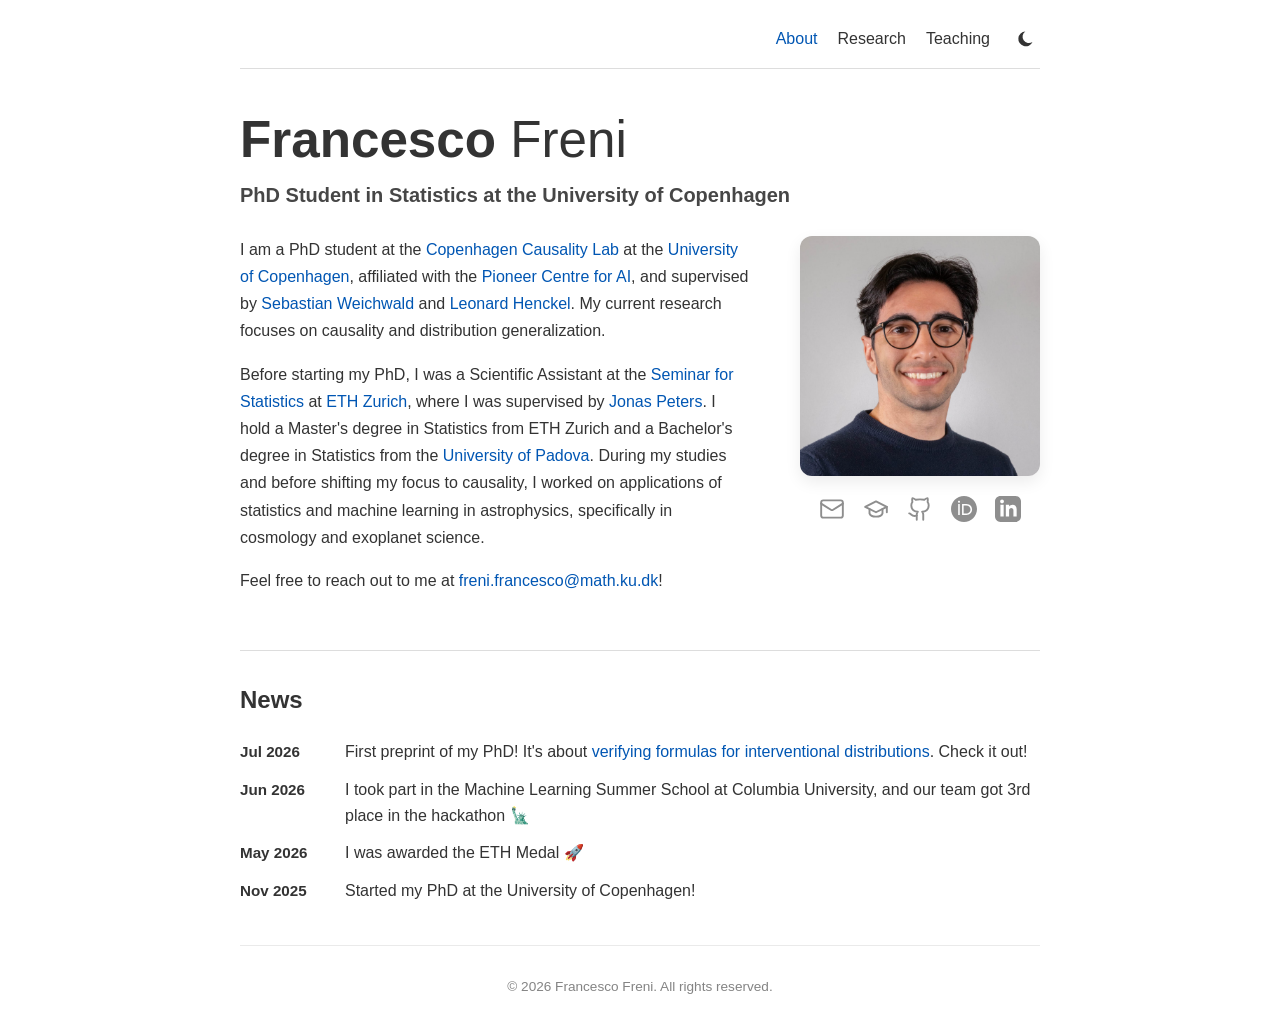
<file: index.html>
<!DOCTYPE html>
<html lang="en">
<head>
    <meta charset="UTF-8">
    <meta name="viewport" content="width=device-width, initial-scale=1.0">
    <title>Francesco Freni | About</title>
    <link rel="icon" href="data:image/svg+xml,<svg xmlns=%22http://www.w3.org/2000/svg%22 viewBox=%220 0 100 100%22><text y=%22.9em%22 font-size=%2290%22>🌋</text></svg>">
    <link rel="stylesheet" href="style.css">
    <script>
        const savedTheme = localStorage.getItem('theme') || (window.matchMedia('(prefers-color-scheme: dark)').matches ? 'dark' : 'light');
        if (savedTheme === 'dark') document.documentElement.setAttribute('data-theme', 'dark');
    </script>
</head>
<body>
    <header>
        <div class="hidden-title">
            <a href="index.html"><strong>Francesco</strong> Freni</a>
        </div>

        <button class="hamburger" aria-label="Menu">
            <span class="bar"></span>
            <span class="bar"></span>
            <span class="bar"></span>
        </button>

        <nav>
            <a href="index.html" class="active">About</a>
            <a href="research.html">Research</a>
            <a href="teaching.html">Teaching</a>
            <button id="theme-toggle" aria-label="Toggle Dark Mode"></button>
        </nav>
    </header>

    <main>
        <div class="hero-title">
            <h1><strong>Francesco</strong> Freni</h1>
            <p>PhD Student in Statistics at the University of Copenhagen</p>
        </div>

        <div class="profile-container">
            <div>
                <p>
                  I am a PhD student at the <a href="https://cocala.github.io/">Copenhagen Causality Lab</a> at the
                  <a href="https://www.ku.dk/en">University of Copenhagen</a>, affiliated with the
                    <a href="https://www.aicentre.dk/">Pioneer Centre for AI</a>,
                  and supervised by <a href="https://sweichwald.de/">Sebastian Weichwald</a> and
                  <a href="https://henckell.github.io">Leonard Henckel</a>.
                  My current research focuses on causality and distribution generalization.
                </p>
                <p>
                  Before starting my PhD, I was a Scientific Assistant at the <a href="https://math.ethz.ch/sfs">Seminar for Statistics</a>
                  at <a href="https://ethz.ch/en.html">ETH Zurich</a>, where I was supervised by
                    <a href="https://people.math.ethz.ch/~jopeters/">Jonas Peters</a>.
                  I hold a Master's degree in Statistics from ETH Zurich and a Bachelor's degree in Statistics from the
                  <a href="https://www.unipd.it/en/">University of Padova</a>.
                    During my studies and before shifting my focus to causality, I worked on applications
                    of statistics and machine learning in astrophysics, specifically in cosmology and exoplanet science.
                </p>
                <p>Feel free to reach out to me at <a href="mailto:freni.francesco@math.ku.dk">freni.francesco@math.ku.dk</a>!</p>
            </div>

            <div class="profile-pic-column">
                <img src="assets/prof_pic.jpg" alt="Francesco Freni" class="profile-pic">
                <div class="social-icons">
                    <a href="mailto:freni.francesco@math.ku.dk" aria-label="Email">
                        <svg class="icon" viewBox="0 0 24 24" fill="none" stroke="currentColor" stroke-width="1.75" stroke-linecap="round" stroke-linejoin="round"><rect width="20" height="16" x="2" y="4" rx="2"/><path d="m22 7-8.97 5.7a1.94 1.94 0 0 1-2.06 0L2 7"/></svg>
                    </a>
                    <a href="https://scholar.google.com/citations?user=vnBYubYAAAAJ" aria-label="Google Scholar">
                        <svg class="icon" viewBox="0 0 24 24" fill="none" stroke="currentColor" stroke-width="1.75" stroke-linecap="round" stroke-linejoin="round"><path d="M2 10L12 5L22 10L12 15L2 10Z"/><path d="M6 12V16C6 16 7 19 12 19C17 19 18 16 18 16V12"/><path d="M22 10V15"/></svg>
                    </a>
                    <a href="https://github.com/francescofreni" aria-label="GitHub">
                        <svg class="icon" viewBox="0 0 24 24" fill="none" stroke="currentColor" stroke-width="1.75" stroke-linecap="round" stroke-linejoin="round"><path d="M15 22v-4a4.8 4.8 0 0 0-1-3.5c3 0 6-2 6-5.5.08-1.25-.27-2.48-1-3.5.28-1.15.28-2.35 0-3.5 0 0-1 0-3 1.5-2.64-.5-5.36-.5-8 0C6 2 5 2 5 2c-.3 1.15-.3 2.35 0 3.5A5.403 5.403 0 0 0 4 9c0 3.5 3 5.5 6 5.5-.39.49-.68 1.05-.85 1.65-.17.6-.22 1.23-.15 1.85v4"/><path d="M9 18c-4.51 2-5-2-7-2"/></svg>
                    </a>
                    <a href="https://orcid.org/0009-0009-1938-6429" aria-label="ORCID">
                        <svg class="icon" viewBox="0 0 24 24" fill="currentColor" aria-hidden="true">
                            <path d="M12 0C5.372 0 0 5.372 0 12s5.372 12 12 12 12-5.372 12-12S18.628 0 12 0zM7.369 4.378c.525 0 .947.431.947.947s-.422.946-.947.946a.95.95 0 0 1-.947-.946c0-.522.422-.947.947-.947zm-.722 3.038h1.444v10.041H6.647V7.416zm3.562 0h3.9c3.712 0 5.344 2.653 5.344 5.025 0 2.578-2.016 5.025-5.325 5.025h-3.919V7.416zm1.444 1.303v7.444h2.297c3.272 0 4.022-2.484 4.022-3.722 0-2.016-1.284-3.722-4.097-3.722h-2.222z"/>
                        </svg>
                    </a>
                    <a href="https://www.linkedin.com/in/francesco-freni/" aria-label="LinkedIn">
                        <svg class="icon" viewBox="0 0 24 24" fill="currentColor" aria-hidden="true"><path d="M19 0h-14c-2.761 0-5 2.239-5 5v14c0 2.761 2.239 5 5 5h14c2.762 0 5-2.239 5-5v-14c0-2.761-2.238-5-5-5zm-11 19h-3v-11h3v11zm-1.5-12.268c-.966 0-1.75-.79-1.75-1.764s.784-1.764 1.75-1.764 1.75.79 1.75 1.764-.783 1.764-1.75 1.764zm13.5 12.268h-3v-5.604c0-3.368-4-3.113-4 0v5.604h-3v-11h3v1.765c1.396-2.586 7-2.777 7 2.476v6.759z"/></svg>
                    </a>
                </div>
            </div>
        </div>

        <hr class="separator">

        <section>
            <h2>News</h2>
            <ul class="news-list">
                <li class="news-item">
                    <div class="news-date">Jul 2026</div>
                    <div class="news-text">First preprint of my PhD! It's about <a href="https://arxiv.org/pdf/2607.13883">verifying formulas for interventional distributions</a>. Check it out!</div>
                </li>
                <li class="news-item">
                    <div class="news-date">Jun 2026</div>
                    <div class="news-text">I took part in the Machine Learning Summer School at Columbia University, and our team got 3rd place in the hackathon 🗽</div>
                </li>
                <li class="news-item">
                    <div class="news-date">May 2026</div>
                    <div class="news-text">I was awarded the ETH Medal 🚀</div>
                </li>
                <li class="news-item">
                    <div class="news-date">Nov 2025</div>
                    <div class="news-text">Started my PhD at the University of Copenhagen!</div>
                </li>
            </ul>
        </section>
    </main>

    <footer>
        <hr class="separator">
        <p>&copy; 2026 Francesco Freni. All rights reserved.</p>
    </footer>

    <script>
        // Dark Mode Logic
        const toggleBtn = document.getElementById('theme-toggle');
        const root = document.documentElement;

        const sunIcon = `<svg viewBox="0 0 24 24" fill="none" stroke="currentColor" stroke-width="2" stroke-linecap="round" stroke-linejoin="round"><circle cx="12" cy="12" r="4" /><path d="M12 2v2M12 20v2M4.93 4.93l1.41 1.41M17.66 17.66l1.41 1.41M2 12h2M20 12h2M4.93 19.07l1.41-1.41M17.66 6.34l1.41-1.41" /></svg>`;
        const moonIcon = `<svg viewBox="0 0 24 24" aria-hidden="true"><path fill="currentColor" fill-rule="evenodd" d="M21 15.6A8.9 8.9 0 1 1 12.4 3 a7.1 7.1 0 0 0 8.6 12.6z"/></svg>`;

        // Set initial icon
        toggleBtn.innerHTML = root.getAttribute('data-theme') === 'dark' ? sunIcon : moonIcon;

        toggleBtn.addEventListener('click', () => {
            const isDark = root.getAttribute('data-theme') === 'dark';
            if (isDark) {
                root.removeAttribute('data-theme');
                localStorage.setItem('theme', 'light');
                toggleBtn.innerHTML = moonIcon;
            } else {
                root.setAttribute('data-theme', 'dark');
                localStorage.setItem('theme', 'dark');
                toggleBtn.innerHTML = sunIcon;
            }
        });

        // Mobile Menu Dropdown Logic
        const hamburger = document.querySelector(".hamburger");
        const navMenu = document.querySelector("nav");

        hamburger.addEventListener("click", () => {
            hamburger.classList.toggle("active");
            navMenu.classList.toggle("active");
            document.body.classList.toggle("menu-open");
        });
    </script>
</body>
</html>
</file>
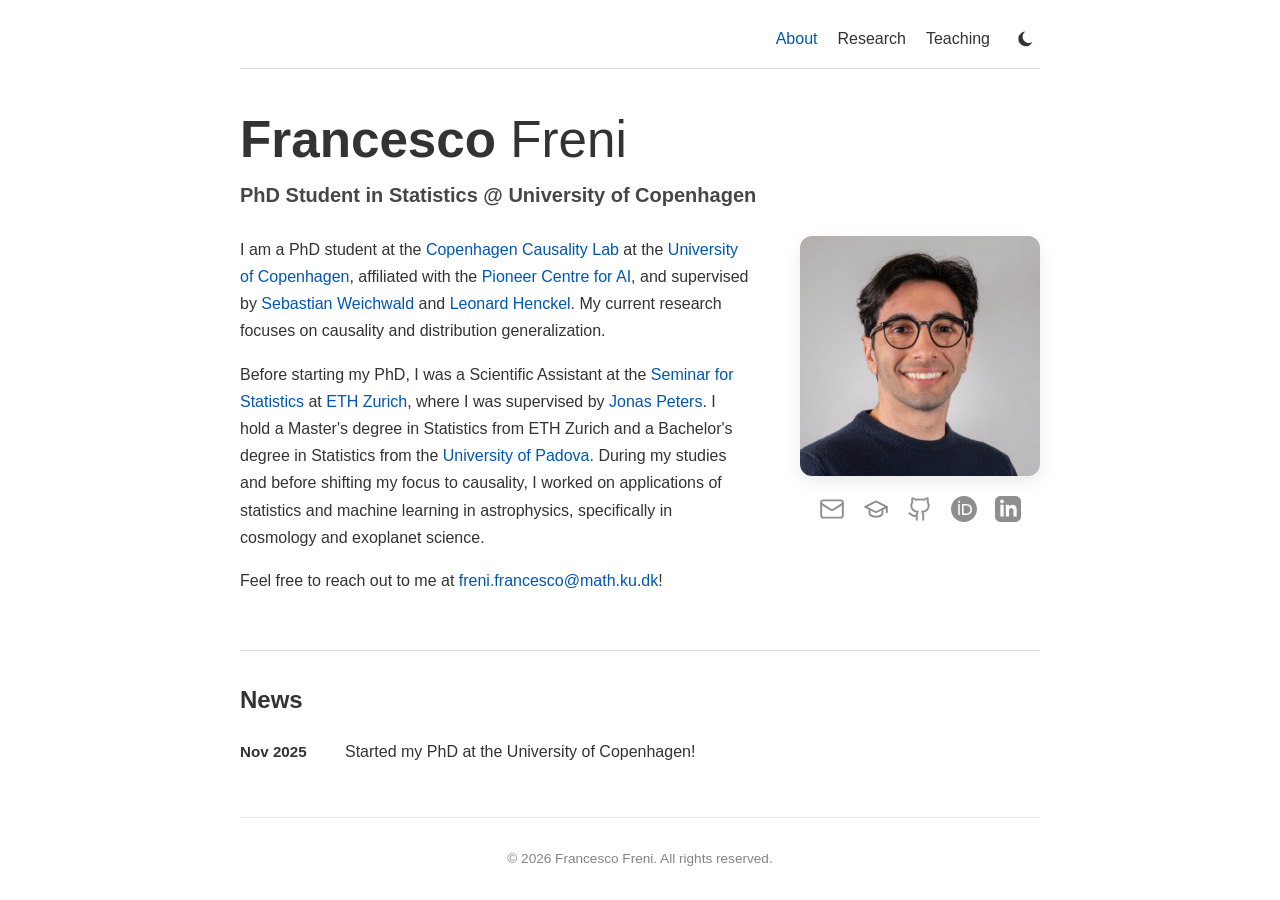
<file: about.html>
<!DOCTYPE html>
<html lang="en">
<head>
    <meta charset="UTF-8">
    <meta name="viewport" content="width=device-width, initial-scale=1.0">
    <title>Francesco Freni | About</title>
    <link rel="stylesheet" href="style.css">
    <script>
        const savedTheme = localStorage.getItem('theme') || (window.matchMedia('(prefers-color-scheme: dark)').matches ? 'dark' : 'light');
        if (savedTheme === 'dark') document.documentElement.setAttribute('data-theme', 'dark');
    </script>
</head>
<body>
    <header>
        <div class="hidden-title">
            <a href="about.html"><strong>Francesco</strong> Freni</a>
        </div>
        <nav>
            <a href="about.html" class="active">About</a>
            <a href="research.html">Research</a>
            <a href="teaching.html">Teaching</a>
            <button id="theme-toggle" aria-label="Toggle Dark Mode"></button>
        </nav>
    </header>

    <main>
        <div class="hero-title">
            <h1><strong>Francesco</strong> Freni</h1>
            <p>PhD Student in Statistics @ University of Copenhagen</p>
        </div>

        <div class="profile-container">
            <div>
                <p>
                  I am a PhD student at the <a href="https://cocala.github.io/">Copenhagen Causality Lab</a> at the
                  <a href="https://www.ku.dk/en">University of Copenhagen</a>, affiliated with the
                    <a href="https://www.aicentre.dk/">Pioneer Centre for AI</a>,
                  and supervised by <a href="https://sweichwald.de/">Sebastian Weichwald</a> and
                  <a href="https://henckell.github.io">Leonard Henckel</a>.
                  My current research focuses on causality and distribution generalization.
                </p>
                <p>
                  Before starting my PhD, I was a Scientific Assistant at the <a href="https://math.ethz.ch/sfs">Seminar for Statistics</a>
                  at <a href="https://ethz.ch/en.html">ETH Zurich</a>, where I was supervised by
                    <a href="https://people.math.ethz.ch/~jopeters/">Jonas Peters</a>.
                  I hold a Master's degree in Statistics from ETH Zurich and a Bachelor's degree in Statistics from the
                  <a href="https://www.unipd.it/en/">University of Padova</a>.
                    During my studies and before shifting my focus to causality, I worked on applications
                    of statistics and machine learning in astrophysics, specifically in cosmology and exoplanet science.
                </p>
                <p>Feel free to reach out to me at <a href="mailto:freni.francesco@math.ku.dk">freni.francesco@math.ku.dk</a>!</p>
            </div>

            <div class="profile-pic-column">
                <img src="assets/prof_pic.jpg" alt="Francesco Freni" class="profile-pic">
                <div class="social-icons">
                    <a href="mailto:freni.francesco@math.ku.dk" aria-label="Email">
                        <svg class="icon" viewBox="0 0 24 24" fill="none" stroke="currentColor" stroke-width="1.75" stroke-linecap="round" stroke-linejoin="round"><rect width="20" height="16" x="2" y="4" rx="2"/><path d="m22 7-8.97 5.7a1.94 1.94 0 0 1-2.06 0L2 7"/></svg>
                    </a>
                    <a href="https://scholar.google.com/citations?user=vnBYubYAAAAJ" aria-label="Google Scholar">
                        <svg class="icon" viewBox="0 0 24 24" fill="none" stroke="currentColor" stroke-width="1.75" stroke-linecap="round" stroke-linejoin="round"><path d="M2 10L12 5L22 10L12 15L2 10Z"/><path d="M6 12V16C6 16 7 19 12 19C17 19 18 16 18 16V12"/><path d="M22 10V15"/></svg>
                    </a>
                    <a href="https://github.com/francescofreni" aria-label="GitHub">
                        <svg class="icon" viewBox="0 0 24 24" fill="none" stroke="currentColor" stroke-width="1.75" stroke-linecap="round" stroke-linejoin="round"><path d="M15 22v-4a4.8 4.8 0 0 0-1-3.5c3 0 6-2 6-5.5.08-1.25-.27-2.48-1-3.5.28-1.15.28-2.35 0-3.5 0 0-1 0-3 1.5-2.64-.5-5.36-.5-8 0C6 2 5 2 5 2c-.3 1.15-.3 2.35 0 3.5A5.403 5.403 0 0 0 4 9c0 3.5 3 5.5 6 5.5-.39.49-.68 1.05-.85 1.65-.17.6-.22 1.23-.15 1.85v4"/><path d="M9 18c-4.51 2-5-2-7-2"/></svg>
                    </a>
                    <a href="https://orcid.org/0009-0009-1938-6429" aria-label="ORCID">
                        <svg class="icon" viewBox="0 0 24 24" fill="currentColor" aria-hidden="true">
                            <path d="M12 0C5.372 0 0 5.372 0 12s5.372 12 12 12 12-5.372 12-12S18.628 0 12 0zM7.369 4.378c.525 0 .947.431.947.947s-.422.946-.947.946a.95.95 0 0 1-.947-.946c0-.522.422-.947.947-.947zm-.722 3.038h1.444v10.041H6.647V7.416zm3.562 0h3.9c3.712 0 5.344 2.653 5.344 5.025 0 2.578-2.016 5.025-5.325 5.025h-3.919V7.416zm1.444 1.303v7.444h2.297c3.272 0 4.022-2.484 4.022-3.722 0-2.016-1.284-3.722-4.097-3.722h-2.222z"/>
                        </svg>
                    </a>
                    <a href="https://www.linkedin.com/in/francesco-freni/" aria-label="LinkedIn">
                        <svg class="icon" viewBox="0 0 24 24" fill="currentColor" aria-hidden="true"><path d="M19 0h-14c-2.761 0-5 2.239-5 5v14c0 2.761 2.239 5 5 5h14c2.762 0 5-2.239 5-5v-14c0-2.761-2.238-5-5-5zm-11 19h-3v-11h3v11zm-1.5-12.268c-.966 0-1.75-.79-1.75-1.764s.784-1.764 1.75-1.764 1.75.79 1.75 1.764-.783 1.764-1.75 1.764zm13.5 12.268h-3v-5.604c0-3.368-4-3.113-4 0v5.604h-3v-11h3v1.765c1.396-2.586 7-2.777 7 2.476v6.759z"/></svg>
                    </a>
                </div>
            </div>
        </div>

        <hr class="separator">

        <section>
            <h2>News</h2>
            <ul class="news-list">
                <li class="news-item">
                    <div class="news-date">Nov 2025</div>
                    <div class="news-text">Started my PhD at the University of Copenhagen!</div>
                </li>
            </ul>
        </section>
    </main>

    <footer>
        <hr class="separator">
        <p>&copy; 2026 Francesco Freni. All rights reserved.</p>
    </footer>

    <script>
        const toggleBtn = document.getElementById('theme-toggle');
        const root = document.documentElement;

        const sunIcon = `<svg viewBox="0 0 24 24" fill="none" stroke="currentColor" stroke-width="2" stroke-linecap="round" stroke-linejoin="round"><circle cx="12" cy="12" r="4" /><path d="M12 2v2M12 20v2M4.93 4.93l1.41 1.41M17.66 17.66l1.41 1.41M2 12h2M20 12h2M4.93 19.07l1.41-1.41M17.66 6.34l1.41-1.41" /></svg>`;
        const moonIcon = `<svg viewBox="0 0 24 24" aria-hidden="true"><path fill="currentColor" fill-rule="evenodd" d="M21 15.6A8.9 8.9 0 1 1 12.4 3 a7.1 7.1 0 0 0 8.6 12.6z"/></svg>`;

        // Set initial icon
        toggleBtn.innerHTML = root.getAttribute('data-theme') === 'dark' ? sunIcon : moonIcon;

        toggleBtn.addEventListener('click', () => {
            const isDark = root.getAttribute('data-theme') === 'dark';
            if (isDark) {
                root.removeAttribute('data-theme');
                localStorage.setItem('theme', 'light');
                toggleBtn.innerHTML = moonIcon;
            } else {
                root.setAttribute('data-theme', 'dark');
                localStorage.setItem('theme', 'dark');
                toggleBtn.innerHTML = sunIcon;
            }
        });
    </script>
</body>
</html>
</file>
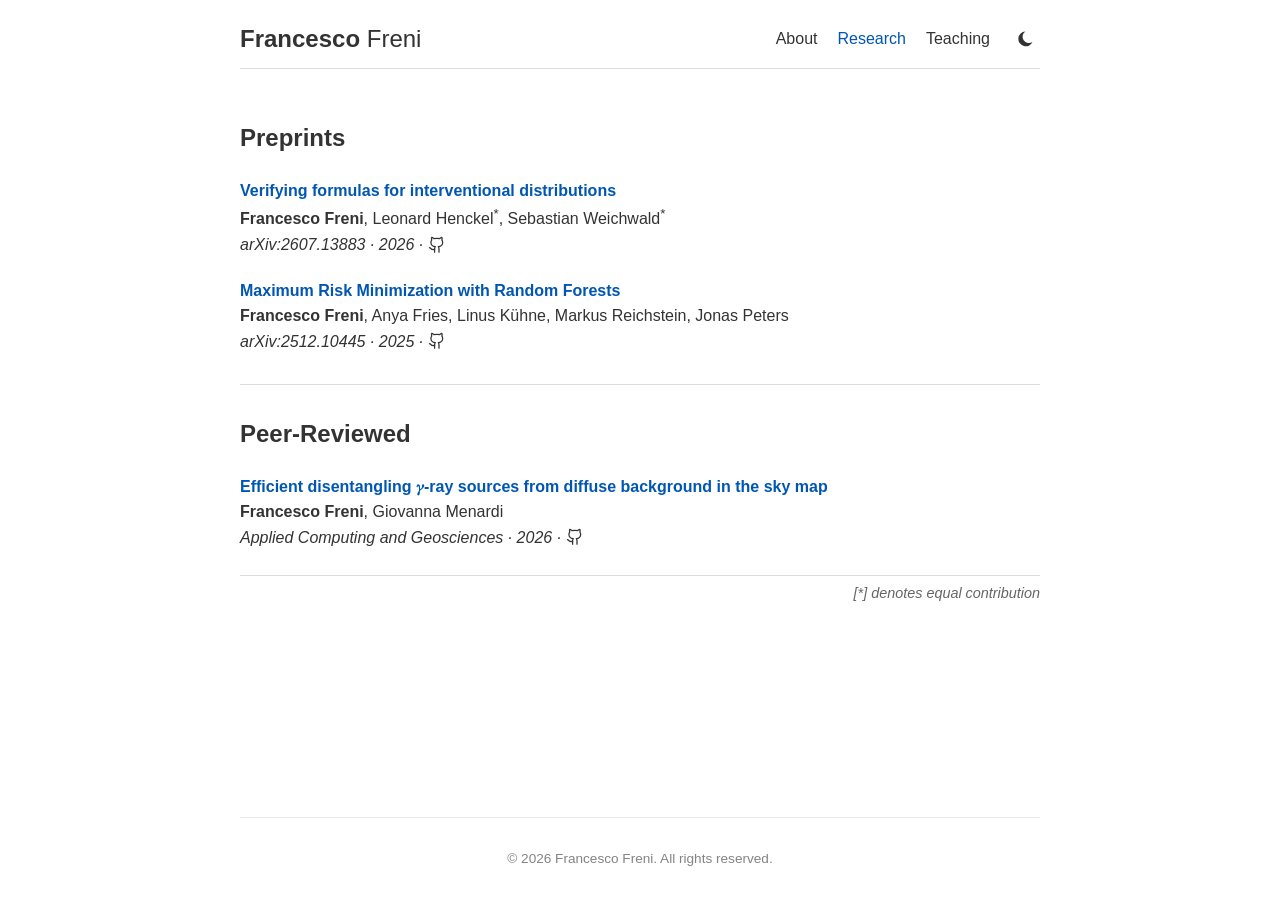
<file: research.html>
<!DOCTYPE html>
<html lang="en">
<head>
    <meta charset="UTF-8">
    <meta name="viewport" content="width=device-width, initial-scale=1.0">
    <title>Research | Francesco Freni</title>
    <link rel="icon" href="data:image/svg+xml,<svg xmlns=%22http://www.w3.org/2000/svg%22 viewBox=%220 0 100 100%22><text y=%22.9em%22 font-size=%2290%22>🌋</text></svg>">
    <link rel="stylesheet" href="style.css">
    <script>
        const savedTheme = localStorage.getItem('theme') || (window.matchMedia('(prefers-color-scheme: dark)').matches ? 'dark' : 'light');
        if (savedTheme === 'dark') document.documentElement.setAttribute('data-theme', 'dark');
    </script>
</head>
<body>
    <header>
        <div>
            <a href="index.html"><strong>Francesco</strong> Freni</a>
        </div>

        <button class="hamburger" aria-label="Menu">
            <span class="bar"></span>
            <span class="bar"></span>
            <span class="bar"></span>
        </button>

        <nav>
            <a href="index.html">About</a>
            <a href="research.html" class="active">Research</a>
            <a href="teaching.html">Teaching</a>
            <button id="theme-toggle" aria-label="Toggle Dark Mode"></button>
        </nav>
    </header>

    <main>
        <section>
            <h2>Preprints</h2>
            <div class="pub-item">
                <div class="pub-title">
                    <a href="https://arxiv.org/pdf/2607.13883">Verifying formulas for interventional distributions</a>
                </div>
                <div class="pub-authors"><strong>Francesco Freni</strong>, Leonard Henckel<sup>*</sup>, Sebastian Weichwald<sup>*</sup></div>
                <div class="pub-venue"> <a href="https://arxiv.org/abs/2607.13883" class="venue-text-link">arXiv:2607.13883</a> &middot; 2026 &middot;
                    <a href="https://github.com/francescofreni/hiprof" aria-label="GitHub Code" title="GitHub Code" class="venue-icon-link">
                        <svg class="icon" viewBox="0 0 24 24" fill="none" stroke="currentColor" stroke-width="1.75" stroke-linecap="round" stroke-linejoin="round" style="width: 1.1em; height: 1.1em; vertical-align: text-bottom;"><path d="M15 22v-4a4.8 4.8 0 0 0-1-3.5c3 0 6-2 6-5.5.08-1.25-.27-2.48-1-3.5.28-1.15.28-2.35 0-3.5 0 0-1 0-3 1.5-2.64-.5-5.36-.5-8 0C6 2 5 2 5 2c-.3 1.15-.3 2.35 0 3.5A5.403 5.403 0 0 0 4 9c0 3.5 3 5.5 6 5.5-.39.49-.68 1.05-.85 1.65-.17.6-.22 1.23-.15 1.85v4"/><path d="M9 18c-4.51 2-5-2-7-2"/></svg>
                    </a>
                </div>
            </div>
            <div class="pub-item">
                <div class="pub-title">
                    <a href="https://arxiv.org/pdf/2512.10445">Maximum Risk Minimization with Random Forests</a>
                </div>
                <div class="pub-authors"><strong>Francesco Freni</strong>, Anya Fries, Linus Kühne, Markus Reichstein, Jonas Peters</div>
                <div class="pub-venue"> <a href="https://arxiv.org/abs/2512.10445" class="venue-text-link">arXiv:2512.10445</a> &middot; 2025 &middot;
                    <a href="https://github.com/francescofreni/nldg" aria-label="GitHub Code" title="GitHub Code" class="venue-icon-link">
                        <svg class="icon" viewBox="0 0 24 24" fill="none" stroke="currentColor" stroke-width="1.75" stroke-linecap="round" stroke-linejoin="round" style="width: 1.1em; height: 1.1em; vertical-align: text-bottom;"><path d="M15 22v-4a4.8 4.8 0 0 0-1-3.5c3 0 6-2 6-5.5.08-1.25-.27-2.48-1-3.5.28-1.15.28-2.35 0-3.5 0 0-1 0-3 1.5-2.64-.5-5.36-.5-8 0C6 2 5 2 5 2c-.3 1.15-.3 2.35 0 3.5A5.403 5.403 0 0 0 4 9c0 3.5 3 5.5 6 5.5-.39.49-.68 1.05-.85 1.65-.17.6-.22 1.23-.15 1.85v4"/><path d="M9 18c-4.51 2-5-2-7-2"/></svg>
                    </a>
                </div>
            </div>
        </section>

        <hr class="separator">

        <section>
            <h2>Peer-Reviewed</h2>
            <div class="pub-item">
                <div class="pub-title">
                    <a href="https://www.sciencedirect.com/science/article/pii/S2590197426000200">Efficient disentangling 𝛾-ray sources from diffuse background in the sky map</a>
                </div>
                <div class="pub-authors"><strong>Francesco Freni</strong>, Giovanna Menardi</div>
                <div class="pub-venue"><a href="https://www.sciencedirect.com/science/article/pii/S2590197426000200" class="venue-text-link">Applied Computing and Geosciences</a> &middot; 2026 &middot;
                    <a href="https://github.com/francescofreni/NPClustDir" aria-label="GitHub Code" title="GitHub Code" class="venue-icon-link">
                        <svg class="icon" viewBox="0 0 24 24" fill="none" stroke="currentColor" stroke-width="1.75" stroke-linecap="round" stroke-linejoin="round" style="width: 1.1em; height: 1.1em; vertical-align: text-bottom;"><path d="M15 22v-4a4.8 4.8 0 0 0-1-3.5c3 0 6-2 6-5.5.08-1.25-.27-2.48-1-3.5.28-1.15.28-2.35 0-3.5 0 0-1 0-3 1.5-2.64-.5-5.36-.5-8 0C6 2 5 2 5 2c-.3 1.15-.3 2.35 0 3.5A5.403 5.403 0 0 0 4 9c0 3.5 3 5.5 6 5.5-.39.49-.68 1.05-.85 1.65-.17.6-.22 1.23-.15 1.85v4"/><path d="M9 18c-4.51 2-5-2-7-2"/></svg>
                    </a>
                </div>
            </div>
        </section>
        <hr class="separator pub-note-separator">
        <div class="pub-note"><em>[*] denotes equal contribution</em></div>
    </main>

    <footer>
        <hr class="separator">
        <p>&copy; 2026 Francesco Freni. All rights reserved.</p>
    </footer>

    <script>
        // Dark Mode Logic
        const toggleBtn = document.getElementById('theme-toggle');
        const root = document.documentElement;

        const sunIcon = `<svg viewBox="0 0 24 24" fill="none" stroke="currentColor" stroke-width="2" stroke-linecap="round" stroke-linejoin="round"><circle cx="12" cy="12" r="4" /><path d="M12 2v2M12 20v2M4.93 4.93l1.41 1.41M17.66 17.66l1.41 1.41M2 12h2M20 12h2M4.93 19.07l1.41-1.41M17.66 6.34l1.41-1.41" /></svg>`;
        const moonIcon = `<svg viewBox="0 0 24 24" aria-hidden="true"><path fill="currentColor" fill-rule="evenodd" d="M21 15.6A8.9 8.9 0 1 1 12.4 3 a7.1 7.1 0 0 0 8.6 12.6z"/></svg>`;

        toggleBtn.innerHTML = root.getAttribute('data-theme') === 'dark' ? sunIcon : moonIcon;

        toggleBtn.addEventListener('click', () => {
            const isDark = root.getAttribute('data-theme') === 'dark';
            if (isDark) {
                root.removeAttribute('data-theme');
                localStorage.setItem('theme', 'light');
                toggleBtn.innerHTML = moonIcon;
            } else {
                root.setAttribute('data-theme', 'dark');
                localStorage.setItem('theme', 'dark');
                toggleBtn.innerHTML = sunIcon;
            }
        });

        // Mobile Menu Dropdown Logic
        const hamburger = document.querySelector(".hamburger");
        const navMenu = document.querySelector("nav");

        hamburger.addEventListener("click", () => {
            hamburger.classList.toggle("active");
            navMenu.classList.toggle("active");
            document.body.classList.toggle("menu-open");
        });
    </script>
</body>
</html>
</file>
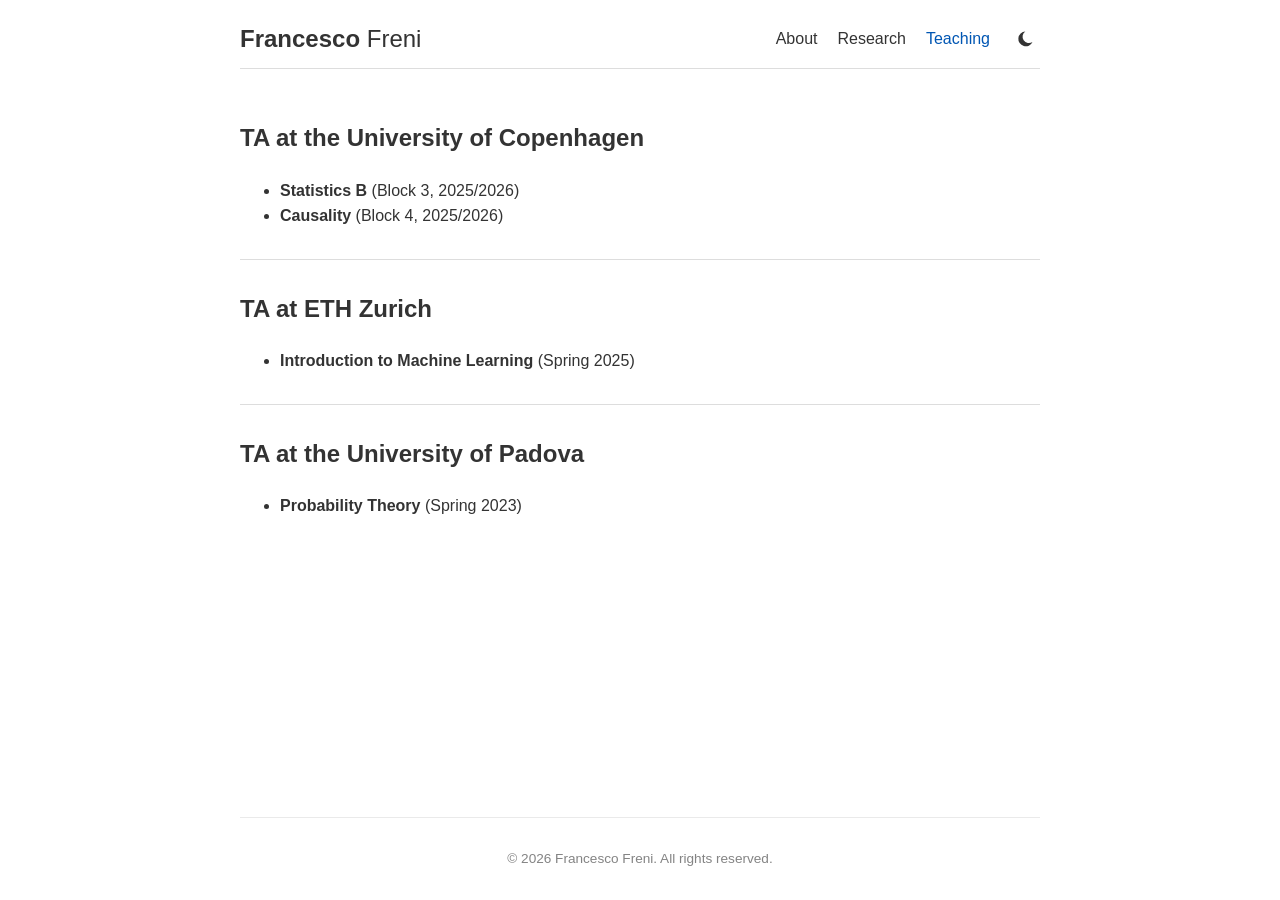
<file: teaching.html>
<!DOCTYPE html>
<html lang="en">
<head>
    <meta charset="UTF-8">
    <meta name="viewport" content="width=device-width, initial-scale=1.0">
    <title>Teaching | Francesco Freni</title>
    <link rel="icon" href="data:image/svg+xml,<svg xmlns=%22http://www.w3.org/2000/svg%22 viewBox=%220 0 100 100%22><text y=%22.9em%22 font-size=%2290%22>🌋</text></svg>">
    <link rel="stylesheet" href="style.css">
    <script>
        const savedTheme = localStorage.getItem('theme') || (window.matchMedia('(prefers-color-scheme: dark)').matches ? 'dark' : 'light');
        if (savedTheme === 'dark') document.documentElement.setAttribute('data-theme', 'dark');
    </script>
</head>
<body>
    <header>
        <div>
            <a href="index.html"><strong>Francesco</strong> Freni</a>
        </div>

        <button class="hamburger" aria-label="Menu">
            <span class="bar"></span>
            <span class="bar"></span>
            <span class="bar"></span>
        </button>

        <nav>
            <a href="index.html">About</a>
            <a href="research.html">Research</a>
            <a href="teaching.html" class="active">Teaching</a>
            <button id="theme-toggle" aria-label="Toggle Dark Mode"></button>
        </nav>
    </header>

    <main>
        <section>
            <h2>TA at the <a href="https://www.ku.dk/en">University of Copenhagen</a> </h2>
            <ul>
                <li>
                    <strong>Statistics B</strong> (Block 3, 2025/2026)<br>
                </li>
                <li>
                    <strong>Causality</strong> (Block 4, 2025/2026)<br>
                </li>
            </ul>
        </section>

        <hr class="separator">

        <section>
            <h2>TA at <a href="https://ethz.ch/en.html">ETH Zurich</a> </h2>
            <ul>
                <li>
                    <strong>Introduction to Machine Learning</strong> (Spring 2025)<br>
                </li>
            </ul>
        </section>

        <hr class="separator">

        <section>
            <h2>TA at the  <a href="https://www.unipd.it/en/">University of Padova</a> </h2>
            <ul>
                <li>
                    <strong>Probability Theory</strong> (Spring 2023)<br>
                </li>
            </ul>
        </section>

    </main>

    <footer>
        <hr class="separator">
        <p>&copy; 2026 Francesco Freni. All rights reserved.</p>
    </footer>

    <script>
        // Dark Mode Logic
        const toggleBtn = document.getElementById('theme-toggle');
        const root = document.documentElement;

        const sunIcon = `<svg viewBox="0 0 24 24" fill="none" stroke="currentColor" stroke-width="2" stroke-linecap="round" stroke-linejoin="round"><circle cx="12" cy="12" r="4" /><path d="M12 2v2M12 20v2M4.93 4.93l1.41 1.41M17.66 17.66l1.41 1.41M2 12h2M20 12h2M4.93 19.07l1.41-1.41M17.66 6.34l1.41-1.41" /></svg>`;
        const moonIcon = `<svg viewBox="0 0 24 24" aria-hidden="true"><path fill="currentColor" fill-rule="evenodd" d="M21 15.6A8.9 8.9 0 1 1 12.4 3 a7.1 7.1 0 0 0 8.6 12.6z"/></svg>`;

        toggleBtn.innerHTML = root.getAttribute('data-theme') === 'dark' ? sunIcon : moonIcon;

        toggleBtn.addEventListener('click', () => {
            const isDark = root.getAttribute('data-theme') === 'dark';
            if (isDark) {
                root.removeAttribute('data-theme');
                localStorage.setItem('theme', 'light');
                toggleBtn.innerHTML = moonIcon;
            } else {
                root.setAttribute('data-theme', 'dark');
                localStorage.setItem('theme', 'dark');
                toggleBtn.innerHTML = sunIcon;
            }
        });

        // Mobile Menu Dropdown Logic
        const hamburger = document.querySelector(".hamburger");
        const navMenu = document.querySelector("nav");

        hamburger.addEventListener("click", () => {
            hamburger.classList.toggle("active");
            navMenu.classList.toggle("active");
            document.body.classList.toggle("menu-open");
        });
    </script>
</body>
</html>
</file>
<file: style.css>
/* ==========================================================================
   1. Variables & Theming
   ========================================================================== */
:root {
  --text-color: #333;
  --link-color: #0056b3;
  --bg-color: #fff;
  --nav-bg: #f8f9fa;
  --border-color: #ddd;
}

[data-theme="dark"] {
  --text-color: #e4e4e4;
  --link-color: #66b2ff;
  --bg-color: #121212;
  --nav-bg: #1e1e1e;
  --border-color: #444;
}

/* ==========================================================================
   2. Global & Base Styles
   ========================================================================== */
body {
  font-family: -apple-system, BlinkMacSystemFont, "Segoe UI", Roboto, Helvetica, Arial, sans-serif;
  line-height: 1.6;
  color: var(--text-color);
  background-color: var(--bg-color);
  max-width: 800px;
  margin: 0 auto;
  padding: 0 20px;
  transition: background-color 0.3s ease, color 0.3s ease;

  /* Sticky Footer Flexbox */
  display: flex;
  flex-direction: column;
  min-height: 100vh;
}

main {
  flex: 1; /* Forces the main content to grow and push the footer down */
}

h1, h2, h3 {
  color: var(--text-color);
}

a {
  color: var(--link-color);
  text-decoration: none;
}

a:hover {
  text-decoration: underline;
}

hr.separator {
  border: 0;
  border-top: 1px solid var(--border-color);
  margin: 30px 0;
}

/* ==========================================================================
   3. Header & Navigation
   ========================================================================== */
header {
  border-bottom: 1px solid var(--border-color);
  padding: 20px 0 10px 0;
  margin-bottom: 30px;
  display: flex;
  justify-content: space-between;
  align-items: center;
  position: relative; /* Needed to anchor the mobile dropdown */
}

header h2 {
  margin: 0;
}

/* Header Site Title */
header div a {
  color: var(--text-color);
  font-size: 1.5rem;
  text-decoration: none;
  transition: color 0.3s ease;
}

header div a:hover {
  color: var(--link-color);
  text-decoration: none;
}

.hidden-title {
  visibility: hidden;
}

/* Navigation Links */
nav {
  display: flex;
  align-items: center;
}

nav a {
  margin-left: 20px;
  text-decoration: none;
  color: var(--text-color);
  font-weight: 500;
  transition: color 0.3s ease;
}

nav a.active {
  color: var(--link-color);
}

nav a:hover {
  color: var(--link-color);
  text-decoration: none;
}

/* Theme Toggle Button */
#theme-toggle {
  background: none;
  border: none;
  cursor: pointer;
  color: var(--text-color);
  margin-left: 20px;
  display: flex;
  align-items: center;
  padding: 5px;
  transition: transform 0.2s ease;
}

#theme-toggle svg {
  width: 20px;
  height: 20px;
}

#theme-toggle:hover {
  color: var(--link-color) !important;
  transform: translateY(-2px);
}

/* Hamburger Icon Base (Hidden on Desktop) */
.hamburger {
  display: none;
  cursor: pointer;
  border: none;
  background: none;
  padding: 0;
  z-index: 1000;
}

.hamburger .bar {
  display: block;
  width: 25px;
  height: 3px;
  margin: 5px auto;
  transition: all 0.3s ease-in-out;
  background-color: var(--text-color);
  border-radius: 3px;
}

/* ==========================================================================
   4. About Page & Profile Section
   ========================================================================== */
.hero-title {
  margin-top: 10px;
  margin-bottom: 25px;
}

.hero-title h1 {
  font-size: 3.2rem;
  font-weight: 500;
  margin: 0 0 8px 0;
  line-height: 1.2;
}

.hero-title h1 strong {
  font-weight: 800;
}

.hero-title p {
  font-size: 1.25rem;
  font-weight: 700;
  margin: 0;
  color: var(--text-color);
  opacity: 0.9;
}

.profile-container {
  display: flex;
  gap: 50px;
  align-items: flex-start;
  justify-content: space-between;
  margin-bottom: 40px;
}

.profile-container > div:first-child {
  flex: 1;
  line-height: 1.7;
}

.profile-container > div:first-child p:first-child {
  margin-top: 0;
}

.profile-pic-column {
  flex: 0 0 240px;
  display: flex;
  flex-direction: column;
  align-items: center;
}

.profile-pic {
  width: 100%;
  border-radius: 12px;
  box-shadow: 0 6px 16px rgba(0,0,0,0.08);
  object-fit: cover;
}

/* Social Icons */
.social-icons {
  display: flex;
  gap: 18px;
  margin-top: 20px;
  justify-content: center;
  width: 100%;
}

.social-icons a {
  color: var(--text-color);
  opacity: 0.55;
  display: inline-block;
  transition: color 0.3s ease, opacity 0.3s ease, transform 0.2s ease;
}

.social-icons a svg {
  width: 26px;
  height: 26px;
}

.social-icons a:hover {
  opacity: 1;
  color: var(--link-color) !important;
  transform: translateY(-2px);
}

/* ==========================================================================
   5. News Section
   ========================================================================== */
.news-section {
  background: var(--nav-bg);
  padding: 15px 20px;
  border-radius: 5px;
}

.news-list {
  list-style: none;
  padding: 0;
  margin: 0;
}

.news-item {
  display: flex;
  margin-bottom: 12px;
  align-items: baseline;
}

.news-date {
  flex: 0 0 90px;
  font-weight: 600;
  color: var(--text-color);
  font-size: 0.95rem;
}

.news-text {
  flex: 1;
  margin-left: 15px;
}

/* ==========================================================================
   6. Research Page & Publications
   ========================================================================== */
main h2 a {
  color: var(--text-color);
  text-decoration: none;
  transition: color 0.3s ease;
}

main h2 a:hover {
  color: var(--link-color);
  text-decoration: underline;
}

.pub-item { margin-bottom: 20px; }
.pub-title { font-weight: bold; }
.pub-authors { color: var(--text-color); }
.pub-venue { font-style: italic; }

.pub-venue a.venue-text-link {
  color: var(--text-color);
  text-decoration: none;
  transition: color 0.3s ease;
}

.pub-venue a.venue-text-link:hover {
  color: var(--link-color);
  text-decoration: underline;
}

.pub-venue a.venue-icon-link {
  color: var(--text-color);
  display: inline-block;
  transition: color 0.3s ease, transform 0.2s ease;
}

.pub-venue a.venue-icon-link:hover {
  color: var(--link-color) !important;
  transform: translateY(-2px);
}

.pub-links a {
  font-size: 0.9em;
  border: 1px solid var(--link-color);
  padding: 2px 8px;
  border-radius: 4px;
  margin-right: 5px;
  text-decoration: none;
}

.pub-links a:hover {
  background-color: var(--link-color);
  color: var(--bg-color);
}

/* ==========================================================================
   7. Footer
   ========================================================================== */
footer {
  text-align: center;
  padding-bottom: 30px;
  color: var(--text-color);
  opacity: 0.6;
  font-size: 0.85rem;
}

footer p {
  margin: 0;
}

/* ==========================================================================
   1. Variables & Theming
   ========================================================================== */
:root {
  --text-color: #333;
  --link-color: #0056b3;
  --bg-color: #fff;
  --nav-bg: #f8f9fa;
  --border-color: #ddd;
}

[data-theme="dark"] {
  --text-color: #e4e4e4;
  --link-color: #66b2ff;
  --bg-color: #121212;
  --nav-bg: #1e1e1e;
  --border-color: #444;
}

/* ==========================================================================
   2. Global & Base Styles
   ========================================================================== */
body {
  font-family: -apple-system, BlinkMacSystemFont, "Segoe UI", Roboto, Helvetica, Arial, sans-serif;
  line-height: 1.6;
  color: var(--text-color);
  background-color: var(--bg-color);
  max-width: 800px;
  margin: 0 auto;
  padding: 0 20px;
  transition: background-color 0.3s ease, color 0.3s ease;

  /* Sticky Footer Flexbox */
  display: flex;
  flex-direction: column;
  min-height: 100vh;
}

main {
  flex: 1; /* Forces the main content to grow and push the footer down */
}

h1, h2, h3 {
  color: var(--text-color);
}

a {
  color: var(--link-color);
  text-decoration: none;
}

a:hover {
  text-decoration: underline;
}

hr.separator {
  border: 0;
  border-top: 1px solid var(--border-color);
  margin: 30px 0;
}

/* ==========================================================================
   3. Header & Navigation
   ========================================================================== */
header {
  border-bottom: 1px solid var(--border-color);
  padding: 20px 0 10px 0;
  margin-bottom: 30px;
  display: flex;
  justify-content: space-between;
  align-items: center;
  position: relative; /* Needed to anchor the mobile dropdown */
}

header h2 {
  margin: 0;
}

/* Header Site Title */
header div a {
  color: var(--text-color);
  font-size: 1.5rem;
  text-decoration: none;
  transition: color 0.3s ease;
}

header div a:hover {
  color: var(--link-color);
  text-decoration: none;
}

.hidden-title {
  visibility: hidden;
}

/* Navigation Links */
nav {
  display: flex;
  align-items: center;
}

nav a {
  margin-left: 20px;
  text-decoration: none;
  color: var(--text-color);
  font-weight: 500;
  transition: color 0.3s ease;
}

nav a.active {
  color: var(--link-color);
}

nav a:hover {
  color: var(--link-color);
  text-decoration: none;
}

/* Theme Toggle Button */
#theme-toggle {
  background: none;
  border: none;
  cursor: pointer;
  color: var(--text-color);
  margin-left: 20px;
  display: flex;
  align-items: center;
  padding: 5px;
  transition: transform 0.2s ease;
}

#theme-toggle svg {
  width: 20px;
  height: 20px;
}

#theme-toggle:hover {
  color: var(--link-color) !important;
  transform: translateY(-2px);
}

/* Hamburger Icon Base (Hidden on Desktop) */
.hamburger {
  display: none;
  cursor: pointer;
  border: none;
  background: none;
  padding: 0;
  z-index: 1000;
}

.hamburger .bar {
  display: block;
  width: 25px;
  height: 3px;
  margin: 5px auto;
  transition: all 0.3s ease-in-out;
  background-color: var(--text-color);
  border-radius: 3px;
}

/* ==========================================================================
   4. About Page & Profile Section
   ========================================================================== */
.hero-title {
  margin-top: 10px;
  margin-bottom: 25px;
}

.hero-title h1 {
  font-size: 3.2rem;
  font-weight: 500;
  margin: 0 0 8px 0;
  line-height: 1.2;
}

.hero-title h1 strong {
  font-weight: 800;
}

.hero-title p {
  font-size: 1.25rem;
  font-weight: 700;
  margin: 0;
  color: var(--text-color);
  opacity: 0.9;
}

.profile-container {
  display: flex;
  gap: 50px;
  align-items: flex-start;
  justify-content: space-between;
  margin-bottom: 40px;
}

.profile-container > div:first-child {
  flex: 1;
  line-height: 1.7;
}

.profile-container > div:first-child p:first-child {
  margin-top: 0;
}

.profile-pic-column {
  flex: 0 0 240px;
  display: flex;
  flex-direction: column;
  align-items: center;
}

.profile-pic {
  width: 100%;
  border-radius: 12px;
  box-shadow: 0 6px 16px rgba(0,0,0,0.08);
  object-fit: cover;
}

/* Social Icons */
.social-icons {
  display: flex;
  gap: 18px;
  margin-top: 20px;
  justify-content: center;
  width: 100%;
}

.social-icons a {
  color: var(--text-color);
  opacity: 0.55;
  display: inline-block;
  transition: color 0.3s ease, opacity 0.3s ease, transform 0.2s ease;
}

.social-icons a svg {
  width: 26px;
  height: 26px;
}

.social-icons a:hover {
  opacity: 1;
  color: var(--link-color) !important;
  transform: translateY(-2px);
}

/* ==========================================================================
   5. News Section
   ========================================================================== */
.news-section {
  background: var(--nav-bg);
  padding: 15px 20px;
  border-radius: 5px;
}

.news-list {
  list-style: none;
  padding: 0;
  margin: 0;
}

.news-item {
  display: flex;
  margin-bottom: 12px;
  align-items: baseline;
}

.news-date {
  flex: 0 0 90px;
  font-weight: 600;
  color: var(--text-color);
  font-size: 0.95rem;
}

.news-text {
  flex: 1;
  margin-left: 15px;
}

/* ==========================================================================
   6. Research Page & Publications
   ========================================================================== */
main h2 a {
  color: var(--text-color);
  text-decoration: none;
  transition: color 0.3s ease;
}

main h2 a:hover {
  color: var(--link-color);
  text-decoration: underline;
}

.pub-item { margin-bottom: 20px; }
.pub-title { font-weight: bold; }
.pub-authors { color: var(--text-color); }
.pub-venue { font-style: italic; }

.pub-venue a.venue-text-link {
  color: var(--text-color);
  text-decoration: none;
  transition: color 0.3s ease;
}

.pub-venue a.venue-text-link:hover {
  color: var(--link-color);
  text-decoration: underline;
}

.pub-venue a.venue-icon-link {
  color: var(--text-color);
  display: inline-block;
  transition: color 0.3s ease, transform 0.2s ease;
}

.pub-venue a.venue-icon-link:hover {
  color: var(--link-color) !important;
  transform: translateY(-2px);
}

.pub-links a {
  font-size: 0.9em;
  border: 1px solid var(--link-color);
  padding: 2px 8px;
  border-radius: 4px;
  margin-right: 5px;
  text-decoration: none;
}

.pub-links a:hover {
  background-color: var(--link-color);
  color: var(--bg-color);
}

/* ==========================================================================
   7. Footer
   ========================================================================== */
footer {
  text-align: center;
  padding-bottom: 30px;
  color: var(--text-color);
  opacity: 0.6;
  font-size: 0.85rem;
}

footer p {
  margin: 0;
}

/* ==========================================================================
   8. Responsive Design (Mobile Support)
   ========================================================================== */
@media (max-width: 768px) {
  /* Prevent scrolling when menu is open */
  body.menu-open {
    overflow: hidden;
  }

  /* The Dimming Overlay */
  body::after {
    content: '';
    position: fixed;
    top: 0;
    left: 0;
    width: 100%;
    height: 100%;
    background: rgba(0, 0, 0, 0.6);
    opacity: 0;
    visibility: hidden;
    transition: opacity 0.3s ease;
    z-index: 900;
  }

  body.menu-open::after {
    opacity: 1;
    visibility: visible;
  }

  /* --- 1. Header & Navigation Fixes --- */
  header {
    flex-direction: row;

    margin-left: -20px;
    margin-right: -20px;
    padding-left: 20px;
    padding-right: 20px;
    padding-bottom: 15px;

    background-color: var(--bg-color);
    z-index: 1000;
    transition: border-color 0.3s ease;
  }

  body.menu-open header {
    border-bottom-color: transparent;
  }

  header div a {
    font-size: 1.4rem;
  }

  .hamburger {
    display: block;
  }

  .hamburger.active .bar:nth-child(1) {
    transform: translateY(8px) rotate(45deg);
  }
  .hamburger.active .bar:nth-child(2) {
    opacity: 0;
  }
  .hamburger.active .bar:nth-child(3) {
    transform: translateY(-8px) rotate(-45deg);
  }

  /* Full-Width Dropdown Menu Configuration */
  nav {
    position: absolute;
    top: 100%;
    left: 0;
    right: 0;
    box-sizing: border-box;

    background-color: var(--bg-color);
    flex-direction: column;
    align-items: flex-end;

    /* Slide Animation Setup */
    max-height: 0;
    padding: 0 20px;
    overflow: hidden;
    gap: 20px;
    border-bottom: 1px solid transparent;
    z-index: 999;

    opacity: 0;
    visibility: hidden;
    transition: all 0.3s ease-in-out;
  }

  nav.active {
    max-height: 280px;
    padding: 15px 20px 30px 20px;
    border-bottom: 1px solid var(--border-color);

    opacity: 1;
    visibility: visible;
  }

  nav a {
    margin-left: 0;
    font-size: 1.2rem;
  }

  #theme-toggle {
    margin-left: 0;
    padding-right: 0;
  }

  /* --- 2. About Page Layout Fixes --- */
  .hero-title h1 {
    font-size: 2.4rem;
    text-align: center;
  }

  .hero-title p {
    font-size: 1.1rem;
    text-align: center;
  }

  .profile-container {
    flex-direction: column-reverse;
    gap: 30px;
    align-items: center;
  }

  .profile-container > div:first-child {
    width: 100%;
  }

  .profile-pic-column {
    flex: auto;
    width: 100%;
    max-width: 240px;
  }
}

.pub-note {
  font-size: 0.9rem;
  text-align: right;
  color: var(--text-color);
  opacity: 0.75;
  margin-top: 0;
}

hr.separator.pub-note-separator {
  margin: 24px 0 6px;
}
</file>
